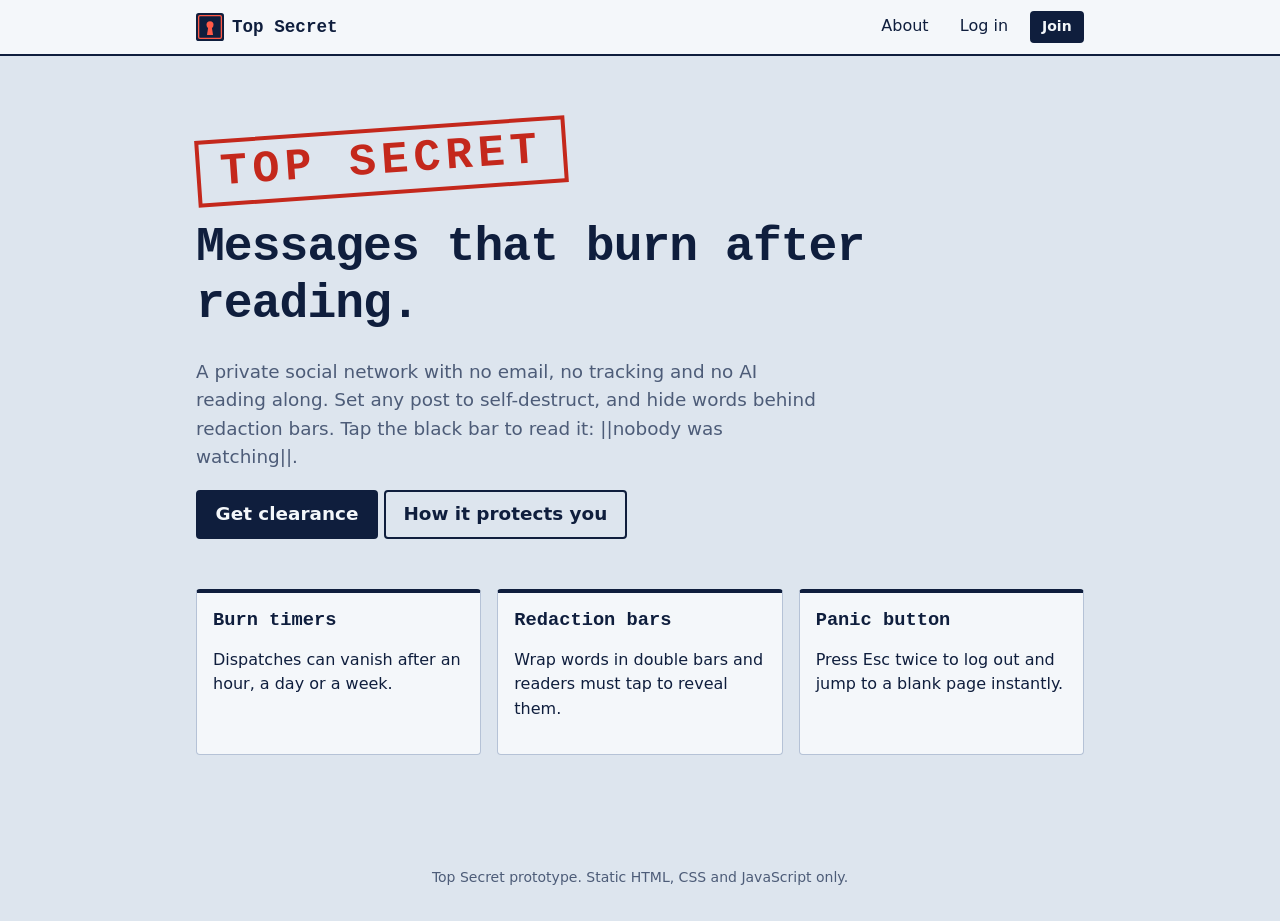
<file: index.html>
<!DOCTYPE html>
<html lang="en">
<head>
<meta charset="utf-8">
<meta name="viewport" content="width=device-width, initial-scale=1">
<!-- Privacy: the browser may only load files from this site. No third-party requests, ever. -->
<meta http-equiv="Content-Security-Policy" content="default-src 'none'; script-src 'self'; style-src 'self'; img-src 'self' data:; form-action 'self'; base-uri 'none'">
<meta name="referrer" content="no-referrer">
<title>Messages that burn after reading | Top Secret</title>
<link rel="icon" href="assets/img/logo.svg">
<link rel="stylesheet" href="src/css/style.css">
</head>
<body data-root="" data-page="home">
<header id="nav"></header>
<main class="wrap wide">
  <section class="hero">
    <div class="stamp">TOP SECRET</div>
    <h1>Messages that burn after reading.</h1>
    <p>A private social network with no email, no tracking and no AI reading along. Set any post to self-destruct, and hide words behind redaction bars. Tap the black bar to read it: ||nobody was watching||.</p>
    <p><a class="btn" href="pages/signup.html">Get clearance</a> <a class="btn ghost" href="pages/about.html">How it protects you</a></p>
  </section>
  <section class="grid">
    <div class="card"><h3>Burn timers</h3><p>Dispatches can vanish after an hour, a day or a week.</p></div>
    <div class="card"><h3>Redaction bars</h3><p>Wrap words in double bars and readers must tap to reveal them.</p></div>
    <div class="card"><h3>Panic button</h3><p>Press Esc twice to log out and jump to a blank page instantly.</p></div>
  </section>
</main>
<footer>Top Secret prototype. Static HTML, CSS and JavaScript only.</footer>
<script src="src/js/main.js"></script>
</body>
</html>
</file>
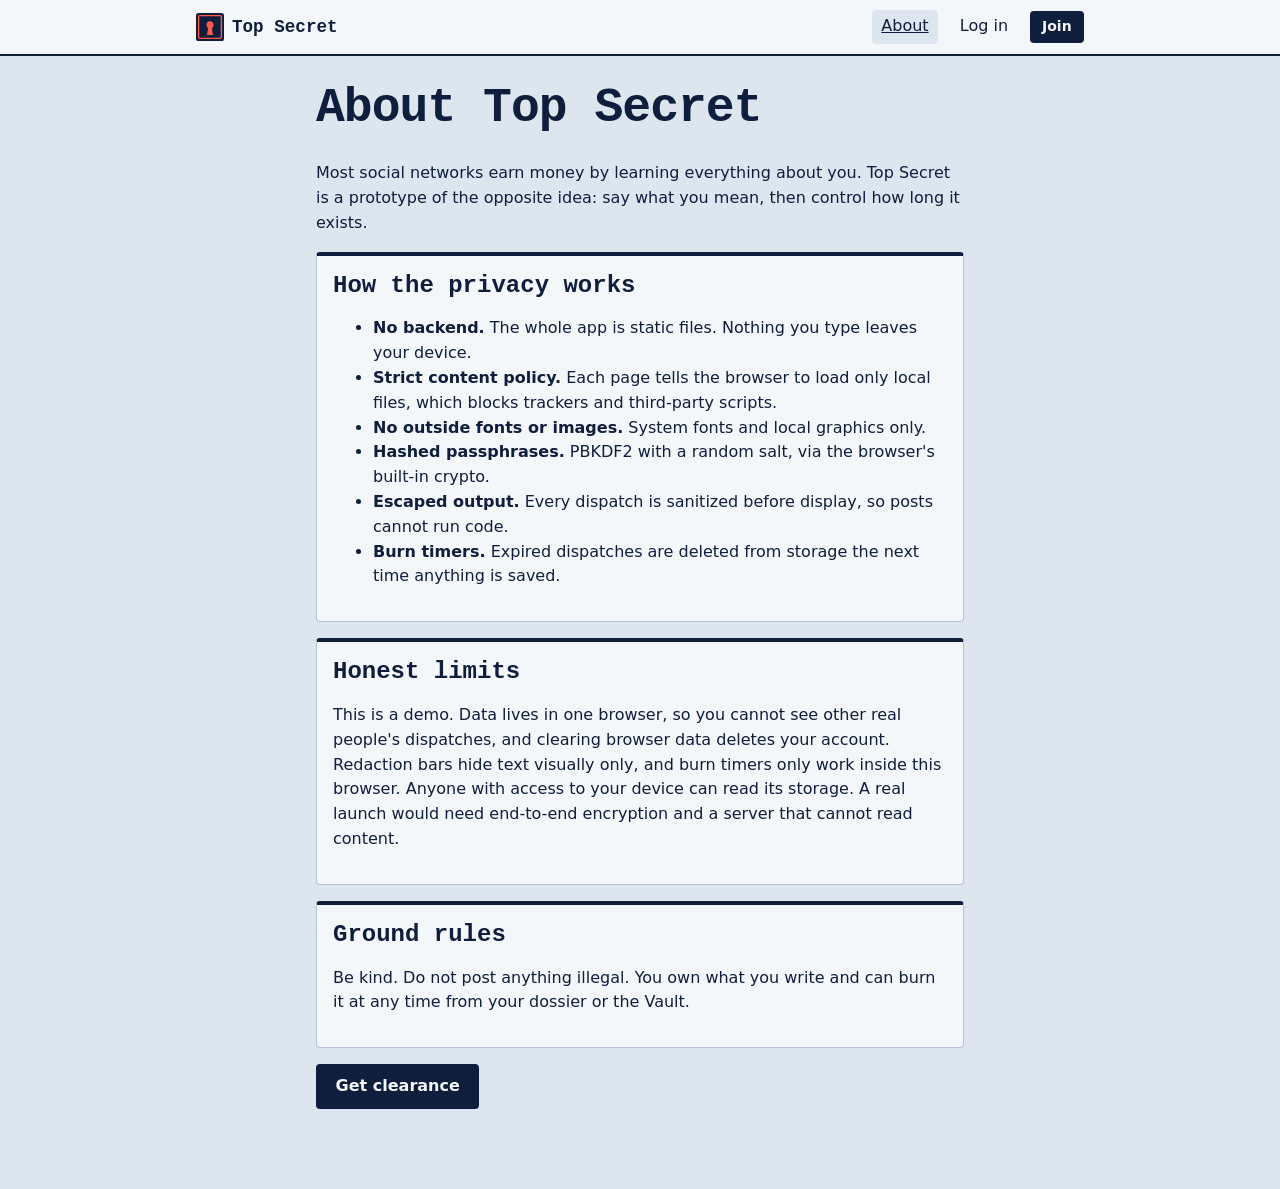
<file: pages/about.html>
<!DOCTYPE html>
<html lang="en">
<head>
<meta charset="utf-8">
<meta name="viewport" content="width=device-width, initial-scale=1">
<!-- Privacy: the browser may only load files from this site. No third-party requests, ever. -->
<meta http-equiv="Content-Security-Policy" content="default-src 'none'; script-src 'self'; style-src 'self'; img-src 'self' data:; form-action 'self'; base-uri 'none'">
<meta name="referrer" content="no-referrer">
<title>About | Top Secret</title>
<link rel="icon" href="../assets/img/logo.svg">
<link rel="stylesheet" href="../src/css/style.css">
</head>
<body data-root="../" data-page="about">
<header id="nav"></header>
<main class="wrap">
  <h1>About Top Secret</h1>
  <p>Most social networks earn money by learning everything about you. Top Secret is a prototype of the opposite idea: say what you mean, then control how long it exists.</p>
  <div class="card"><h2>How the privacy works</h2>
    <ul><li><strong>No backend.</strong> The whole app is static files. Nothing you type leaves your device.</li>
    <li><strong>Strict content policy.</strong> Each page tells the browser to load only local files, which blocks trackers and third-party scripts.</li>
    <li><strong>No outside fonts or images.</strong> System fonts and local graphics only.</li>
    <li><strong>Hashed passphrases.</strong> PBKDF2 with a random salt, via the browser's built-in crypto.</li>
    <li><strong>Escaped output.</strong> Every dispatch is sanitized before display, so posts cannot run code.</li>
    <li><strong>Burn timers.</strong> Expired dispatches are deleted from storage the next time anything is saved.</li></ul></div>
  <div class="card"><h2>Honest limits</h2>
    <p>This is a demo. Data lives in one browser, so you cannot see other real people's dispatches, and clearing browser data deletes your account. Redaction bars hide text visually only, and burn timers only work inside this browser. Anyone with access to your device can read its storage. A real launch would need end-to-end encryption and a server that cannot read content.</p></div>
  <div class="card"><h2>Ground rules</h2>
    <p>Be kind. Do not post anything illegal. You own what you write and can burn it at any time from your dossier or the Vault.</p></div>
  <p><a class="btn" href="signup.html">Get clearance</a></p>
</main>
<script src="../src/js/main.js"></script>
</body>
</html>
</file>
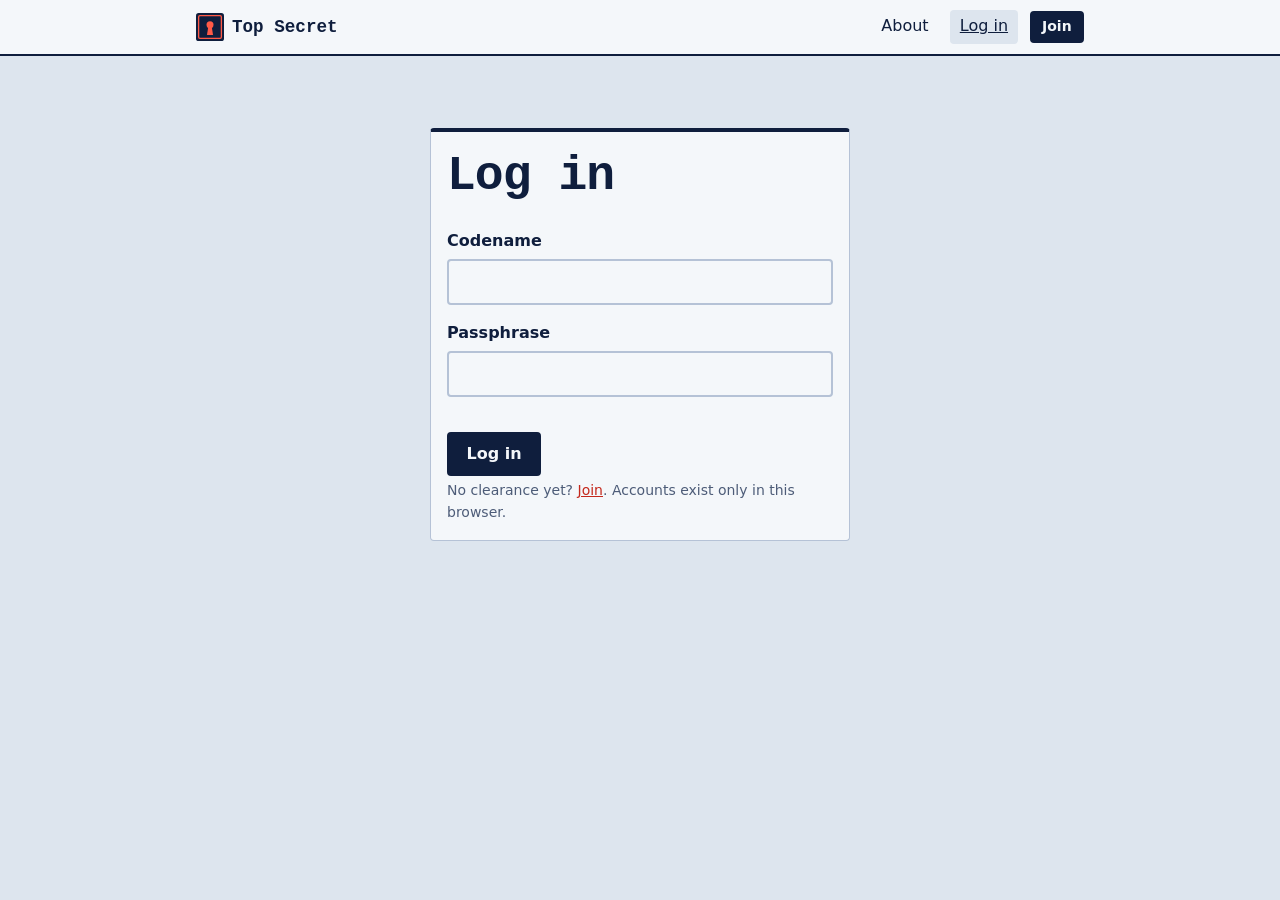
<file: pages/feed.html>
<!DOCTYPE html>
<html lang="en">
<head>
<meta charset="utf-8">
<meta name="viewport" content="width=device-width, initial-scale=1">
<!-- Privacy: the browser may only load files from this site. No third-party requests, ever. -->
<meta http-equiv="Content-Security-Policy" content="default-src 'none'; script-src 'self'; style-src 'self'; img-src 'self' data:; form-action 'self'; base-uri 'none'">
<meta name="referrer" content="no-referrer">
<title>Dispatches | Top Secret</title>
<link rel="icon" href="../assets/img/logo.svg">
<link rel="stylesheet" href="../src/css/style.css">
</head>
<body data-root="../" data-page="feed" data-auth="required">
<header id="nav"></header>
<main class="wrap">
  <form class="card" id="composer">
    <label for="text" class="no-top">New dispatch</label>
    <textarea id="text" maxlength="280" placeholder="Write something. Hide words like ||this||."></textarea>
    <div class="cols"><div><label for="burn" class="no-top">Burns after</label>
      <select id="burn"><option value="0">Never</option><option value="3600000">1 hour</option><option value="86400000">1 day</option><option value="604800000">7 days</option></select></div>
      <div><div class="counter" id="count">0 / 280</div><button class="btn">Send</button></div></div>
  </form>
  <section id="list" aria-live="polite"></section>
</main>
<script src="../src/js/main.js"></script>
</body>
</html>
</file>
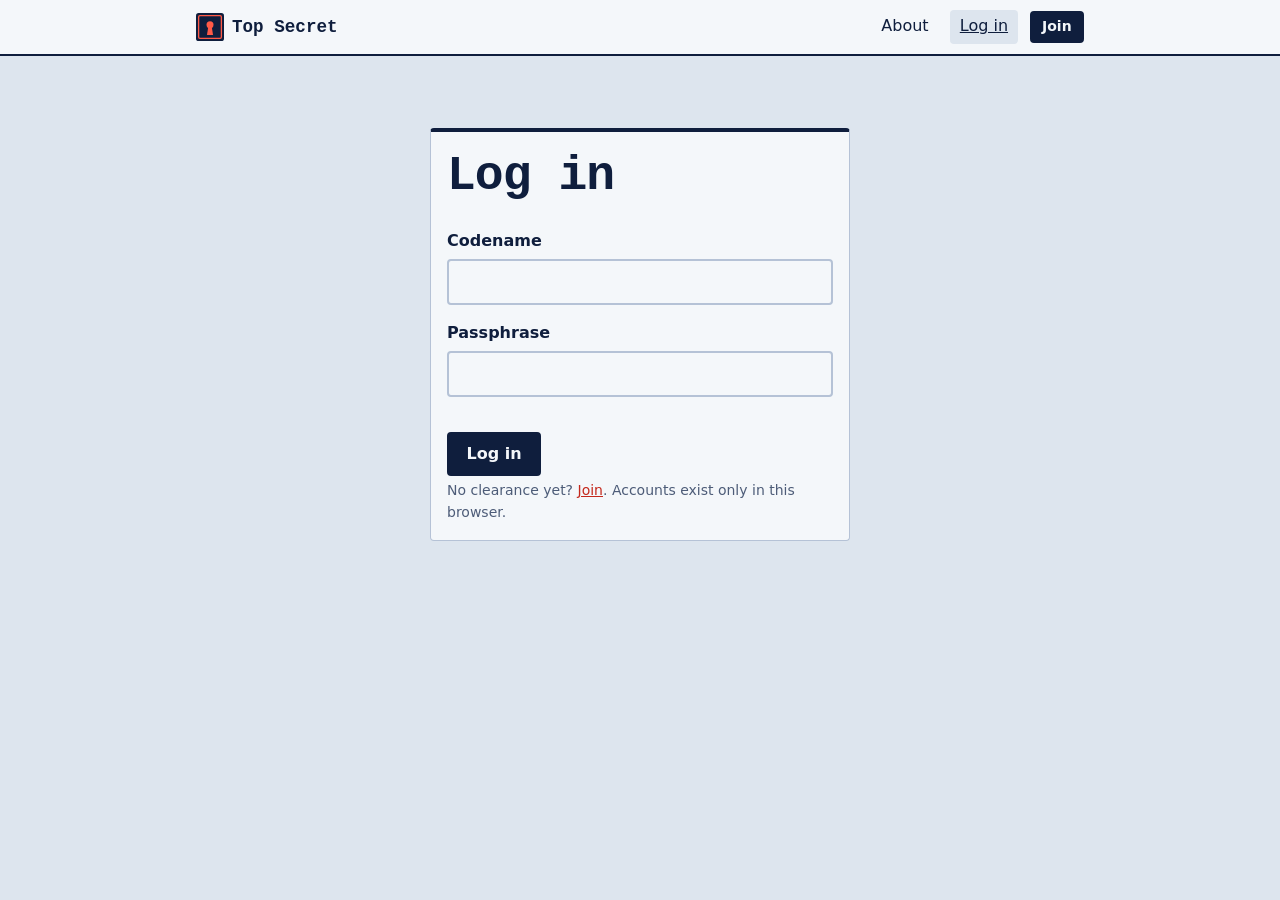
<file: pages/login.html>
<!DOCTYPE html>
<html lang="en">
<head>
<meta charset="utf-8">
<meta name="viewport" content="width=device-width, initial-scale=1">
<!-- Privacy: the browser may only load files from this site. No third-party requests, ever. -->
<meta http-equiv="Content-Security-Policy" content="default-src 'none'; script-src 'self'; style-src 'self'; img-src 'self' data:; form-action 'self'; base-uri 'none'">
<meta name="referrer" content="no-referrer">
<title>Log in | Top Secret</title>
<link rel="icon" href="../assets/img/logo.svg">
<link rel="stylesheet" href="../src/css/style.css">
</head>
<body data-root="../" data-page="login" data-auth="guest">
<header id="nav"></header>
<main class="wrap"><div class="card auth">
  <h1>Log in</h1>
  <form id="form" novalidate>
    <label for="username">Codename</label><input id="username" autocomplete="username" required>
    <label for="password">Passphrase</label><input id="password" type="password" autocomplete="current-password" required>
    <p class="err" id="err" role="alert"></p>
    <button class="btn">Log in</button>
  </form>
  <p class="hint">No clearance yet? <a href="signup.html">Join</a>. Accounts exist only in this browser.</p>
</div></main>
<script src="../src/js/main.js"></script>
</body>
</html>
</file>
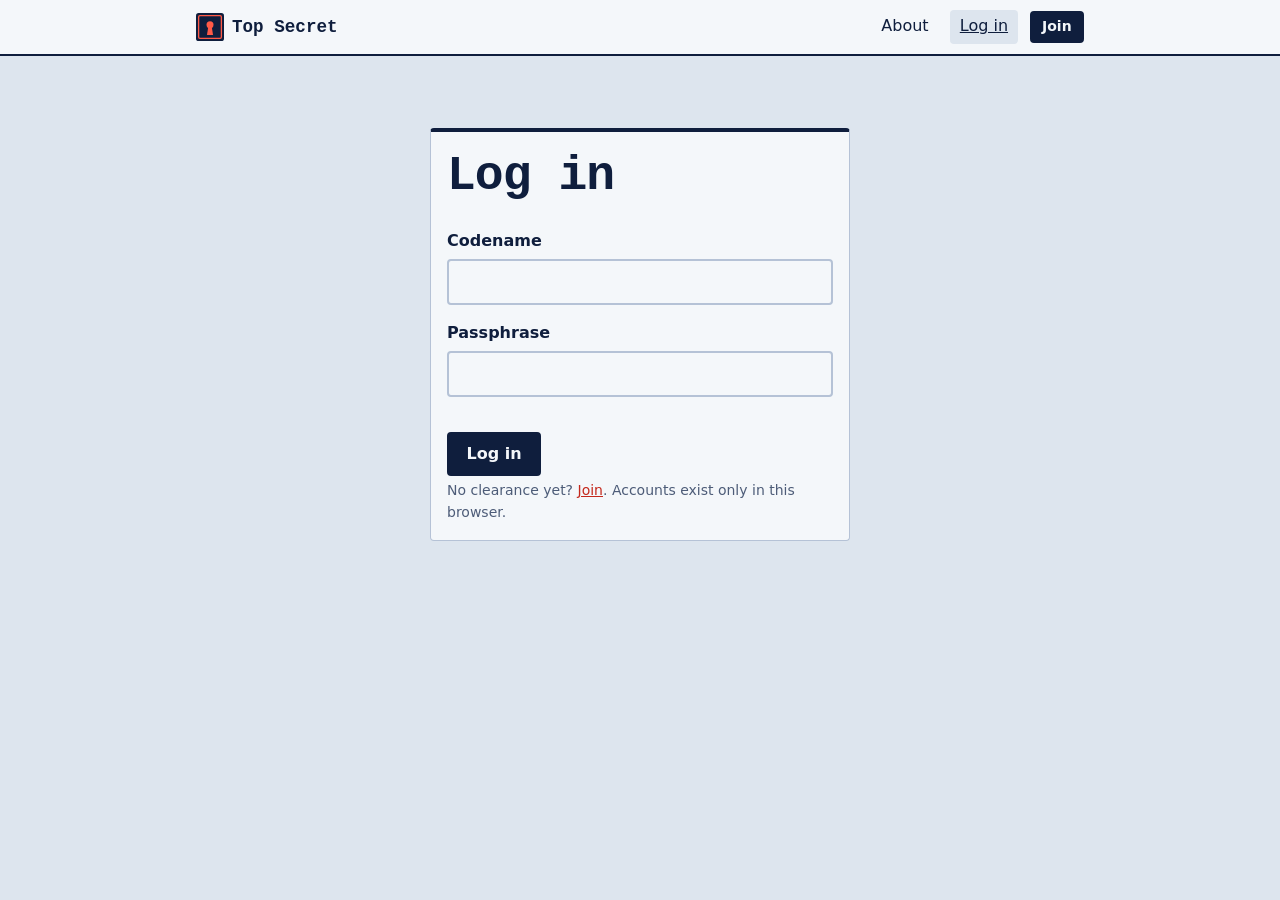
<file: pages/profile.html>
<!DOCTYPE html>
<html lang="en">
<head>
<meta charset="utf-8">
<meta name="viewport" content="width=device-width, initial-scale=1">
<!-- Privacy: the browser may only load files from this site. No third-party requests, ever. -->
<meta http-equiv="Content-Security-Policy" content="default-src 'none'; script-src 'self'; style-src 'self'; img-src 'self' data:; form-action 'self'; base-uri 'none'">
<meta name="referrer" content="no-referrer">
<title>Dossier | Top Secret</title>
<link rel="icon" href="../assets/img/logo.svg">
<link rel="stylesheet" href="../src/css/style.css">
</head>
<body data-root="../" data-page="profile" data-auth="required">
<header id="nav"></header>
<main class="wrap"><div id="view"></div></main>
<script src="../src/js/main.js"></script>
</body>
</html>
</file>
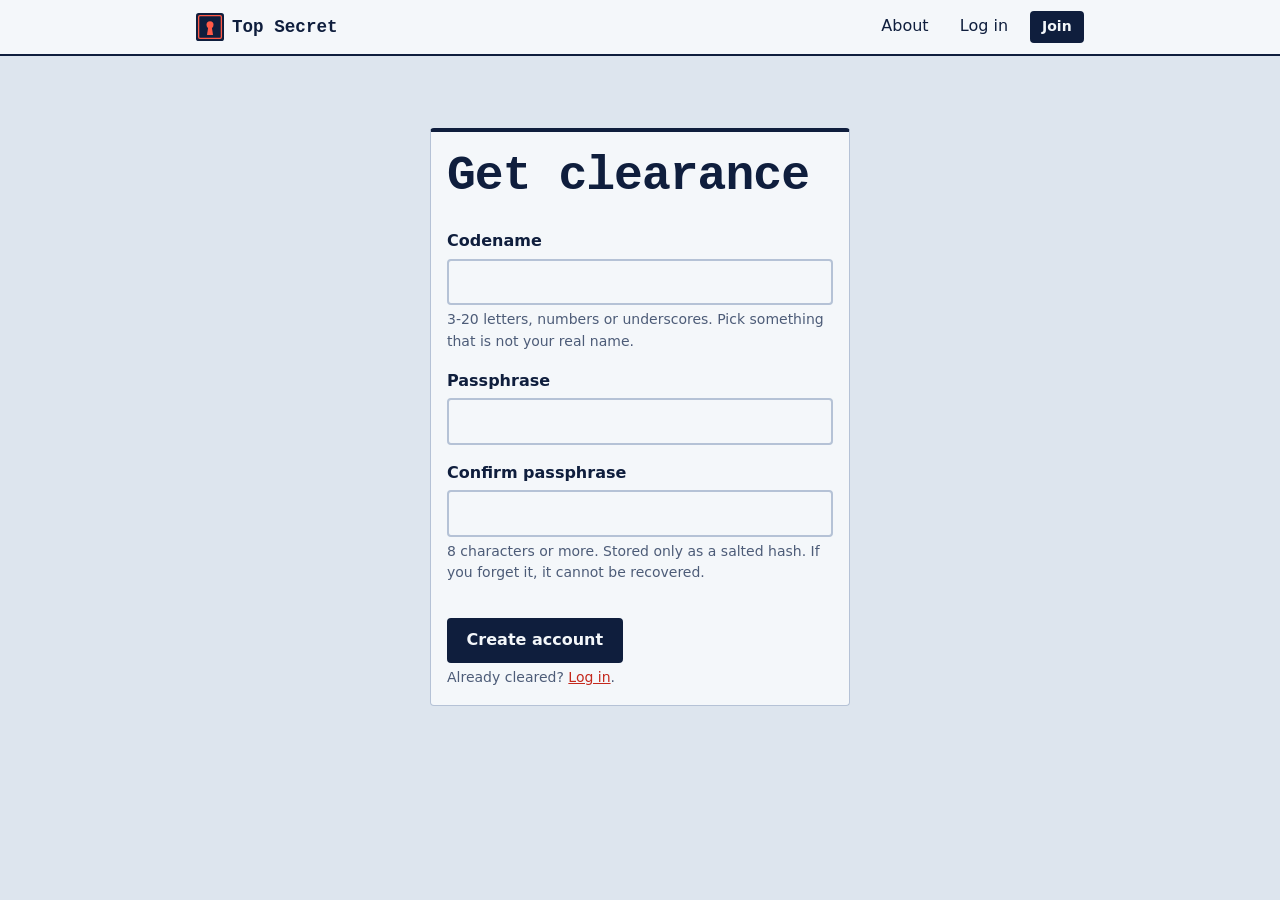
<file: pages/signup.html>
<!DOCTYPE html>
<html lang="en">
<head>
<meta charset="utf-8">
<meta name="viewport" content="width=device-width, initial-scale=1">
<!-- Privacy: the browser may only load files from this site. No third-party requests, ever. -->
<meta http-equiv="Content-Security-Policy" content="default-src 'none'; script-src 'self'; style-src 'self'; img-src 'self' data:; form-action 'self'; base-uri 'none'">
<meta name="referrer" content="no-referrer">
<title>Join | Top Secret</title>
<link rel="icon" href="../assets/img/logo.svg">
<link rel="stylesheet" href="../src/css/style.css">
</head>
<body data-root="../" data-page="signup" data-auth="guest">
<header id="nav"></header>
<main class="wrap"><div class="card auth">
  <h1>Get clearance</h1>
  <form id="form" novalidate>
    <label for="username">Codename</label><input id="username" maxlength="20" autocomplete="username" required>
    <p class="hint">3-20 letters, numbers or underscores. Pick something that is not your real name.</p>
    <label for="password">Passphrase</label><input id="password" type="password" autocomplete="new-password" required>
    <label for="confirm">Confirm passphrase</label><input id="confirm" type="password" autocomplete="new-password" required>
    <p class="hint">8 characters or more. Stored only as a salted hash. If you forget it, it cannot be recovered.</p>
    <p class="err" id="err" role="alert"></p>
    <button class="btn">Create account</button>
  </form>
  <p class="hint">Already cleared? <a href="login.html">Log in</a>.</p>
</div></main>
<script src="../src/js/main.js"></script>
</body>
</html>
</file>
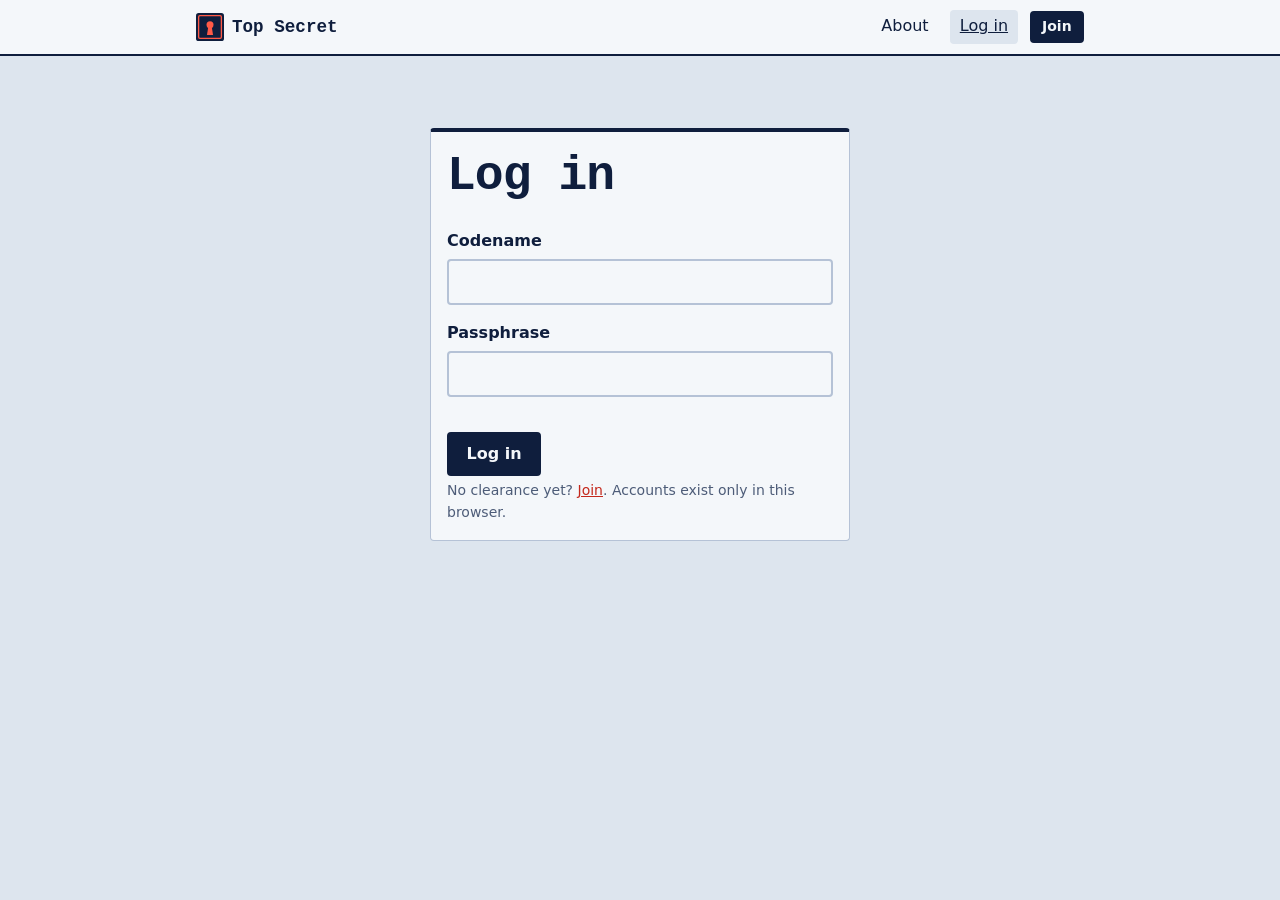
<file: pages/vault.html>
<!DOCTYPE html>
<html lang="en">
<head>
<meta charset="utf-8">
<meta name="viewport" content="width=device-width, initial-scale=1">
<!-- Privacy: the browser may only load files from this site. No third-party requests, ever. -->
<meta http-equiv="Content-Security-Policy" content="default-src 'none'; script-src 'self'; style-src 'self'; img-src 'self' data:; form-action 'self'; base-uri 'none'">
<meta name="referrer" content="no-referrer">
<title>Vault | Top Secret</title>
<link rel="icon" href="../assets/img/logo.svg">
<link rel="stylesheet" href="../src/css/style.css">
</head>
<body data-root="../" data-page="vault" data-auth="required">
<header id="nav"></header>
<main class="wrap">
  <h1>Vault</h1>
  <div class="card"><h2>What Top Secret stores</h2>
    <table><tr><th>Item</th><th>Where</th><th>Detail</th></tr>
    <tr><td>Account</td><td>This browser</td><td>Codename, cover story, salted passphrase hash</td></tr>
    <tr><td>Dispatches, replies</td><td>This browser</td><td>Your text, burn time, and who acknowledged it</td></tr>
    <tr><td>Session</td><td>This browser</td><td>Which account is logged in</td></tr>
    <tr><td>Everything else</td><td>Nowhere</td><td>No cookies, analytics, IP logs or device fingerprints</td></tr></table></div>
  <div class="card"><h2>Take your data</h2><p>Download dispatches and profiles as a JSON file. Passphrase data is left out.</p><button class="btn" id="export">Export my data</button></div>
  <div class="card"><h2>Burn my account</h2><p>Removes your profile and dispatches from this browser.</p><button class="btn danger" id="del-account">Burn account</button></div>
  <div class="card"><h2>Erase everything</h2><p>Clears all Top Secret data in this browser, including other accounts and demo dispatches.</p><button class="btn danger" id="wipe">Erase all data</button></div>
</main>
<script src="../src/js/main.js"></script>
</body>
</html>
</file>
<file: src/css/style.css>
/* Top Secret stylesheet: tokens, base, nav, forms, cards, posts, redactions, pages.
   Carbon-copy blue paper, typewriter headings, one red stamp. System fonts only. */
:root{--paper:#DDE5EE;--card:#F4F7FA;--ink:#0F1E3D;--muted:#4D5C78;--line:#B5C2D6;--red:#C4281C;--red-ink:#fff;--radius:4px;
--mono:ui-monospace,"Courier New",Courier,monospace;--sans:system-ui,-apple-system,"Segoe UI",Roboto,sans-serif}
@media(prefers-color-scheme:dark){:root{--paper:#0C1220;--card:#131B2E;--ink:#DCE6F5;--muted:#93A3C0;--line:#26324D;--red:#FF5A47;--red-ink:#0C1220}}
*{box-sizing:border-box}
body{margin:0;background:var(--paper);color:var(--ink);font:16px/1.55 var(--sans)}
h1,h2,h3{font-family:var(--mono);line-height:1.2;margin:0 0 .5em}
h1{font-size:clamp(1.9rem,5vw,3rem);letter-spacing:-.02em}
a{color:var(--red)}
:focus-visible{outline:3px solid var(--red);outline-offset:2px}
.wrap{max-width:680px;margin:0 auto;padding:1.5rem 1rem 4rem}
.wrap.wide{max-width:920px}
/* nav */
.nav{background:var(--card);border-bottom:2px solid var(--ink);position:sticky;top:0;z-index:5}
.nav-in{max-width:920px;margin:0 auto;display:flex;align-items:center;gap:.75rem;padding:.6rem 1rem;flex-wrap:wrap}
.brand{display:flex;align-items:center;gap:.5rem;font:700 1.1rem var(--mono);color:var(--ink);text-decoration:none;margin-right:auto}
.brand img{width:28px;height:28px}
.nav a.link{color:var(--ink);text-decoration:none;padding:.3rem .6rem;border-radius:var(--radius)}
.nav a.link:hover,.nav a[aria-current=page]{background:var(--paper);text-decoration:underline}
/* buttons + forms */
.btn{font:inherit;font-weight:600;background:var(--ink);color:var(--card);border:2px solid var(--ink);border-radius:var(--radius);padding:.5rem 1.1rem;cursor:pointer;text-decoration:none;display:inline-block}
.btn.ghost{background:none;color:var(--ink)}
.btn.danger{background:var(--red);border-color:var(--red);color:var(--red-ink)}
.btn.small{padding:.2rem .65rem;font-size:.875rem}
label{display:block;font-weight:600;margin:1rem 0 .3rem}
input,textarea,select{width:100%;font:inherit;color:var(--ink);background:var(--card);border:2px solid var(--line);border-radius:var(--radius);padding:.55rem .7rem}
textarea{resize:vertical;min-height:90px;font-family:var(--mono)}
.hint{color:var(--muted);font-size:.875rem;margin:.25rem 0 0}
.err{color:var(--red);min-height:1.4em;margin:.75rem 0 0;font-weight:600}
/* cards: a file card with a tab-like top rule */
.card{background:var(--card);border:1px solid var(--line);border-top:4px solid var(--ink);border-radius:var(--radius);padding:1rem;margin-bottom:1rem}
.auth{max-width:420px;margin:3rem auto}
/* badge avatars */
.avatar{width:42px;height:42px;border-radius:var(--radius);display:grid;place-items:center;font:700 1.1rem var(--mono);color:#fff;flex:none}
.avatar.lg{width:84px;height:84px;font-size:2.2rem}
.h0{background:#0F4C5C}.h1{background:#5F2C82}.h2{background:#3B5B2A}.h3{background:#8B3A1E}
.h4{background:#27408B}.h5{background:#6B5A12}.h6{background:#8C2D4B}.h7{background:#3F4756}
/* posts */
.post{display:flex;gap:.8rem}
.post-body{flex:1;min-width:0}
.post-head{display:flex;gap:.5rem;align-items:baseline;flex-wrap:wrap}
.post-head a{font:700 1rem var(--mono);color:var(--ink);text-decoration:none}
.meta{color:var(--muted);font-size:.875rem}
.burn{color:var(--red);font-size:.875rem;font-weight:600}
.post p{margin:.35rem 0 .6rem;white-space:pre-wrap;overflow-wrap:anywhere;font-family:var(--mono);font-size:.95rem}
.actions{display:flex;gap:.5rem;flex-wrap:wrap}
.actions button{font:inherit;font-size:.875rem;background:none;border:1px solid var(--line);color:var(--muted);border-radius:var(--radius);padding:.2rem .7rem;cursor:pointer}
.actions button[aria-pressed=true]{color:var(--red);border-color:var(--red);font-weight:700}
.comments{margin-top:.6rem;border-top:1px dashed var(--line);padding-top:.6rem}
.comment{font-size:.925rem;margin:.3rem 0}
.comment-form{display:flex;gap:.5rem;margin-top:.5rem}
/* redactions: tap or press Enter to reveal */
.redact{background:var(--ink);color:var(--ink);border-radius:2px;padding:0 .15em;cursor:pointer}
.redact.open{background:transparent;color:inherit;outline:1px dashed var(--red)}
/* layout helpers */
.row{display:flex;gap:1rem;align-items:center}
.row.top{align-items:flex-start}
.grow{flex:1}
.cols{display:grid;grid-template-columns:1fr auto;gap:1rem;align-items:end}
.counter{text-align:right;color:var(--muted);font-size:.875rem}
.no-top{margin-top:0}
.mt{margin-top:1rem}
/* landing + about: the one loud element is the stamp */
.stamp{display:inline-block;border:4px solid var(--red);color:var(--red);font:700 clamp(1.5rem,6vw,2.8rem) var(--mono);letter-spacing:.12em;padding:.1em .45em;transform:rotate(-4deg);margin-bottom:1.5rem}
.hero{padding:3rem 0 2rem}
.hero p{font-size:1.15rem;max-width:34em;color:var(--muted)}
.grid{display:grid;gap:1rem;grid-template-columns:repeat(auto-fit,minmax(220px,1fr))}
table{width:100%;border-collapse:collapse}
th,td{text-align:left;padding:.5rem;border-bottom:1px solid var(--line);vertical-align:top}
.toast{position:fixed;bottom:1rem;left:50%;transform:translateX(-50%);background:var(--ink);color:var(--card);padding:.6rem 1rem;border-radius:var(--radius);z-index:9}
footer{text-align:center;color:var(--muted);font-size:.875rem;padding:2rem 1rem}
@media(prefers-reduced-motion:reduce){*{transition:none!important;animation:none!important}}
</file>
